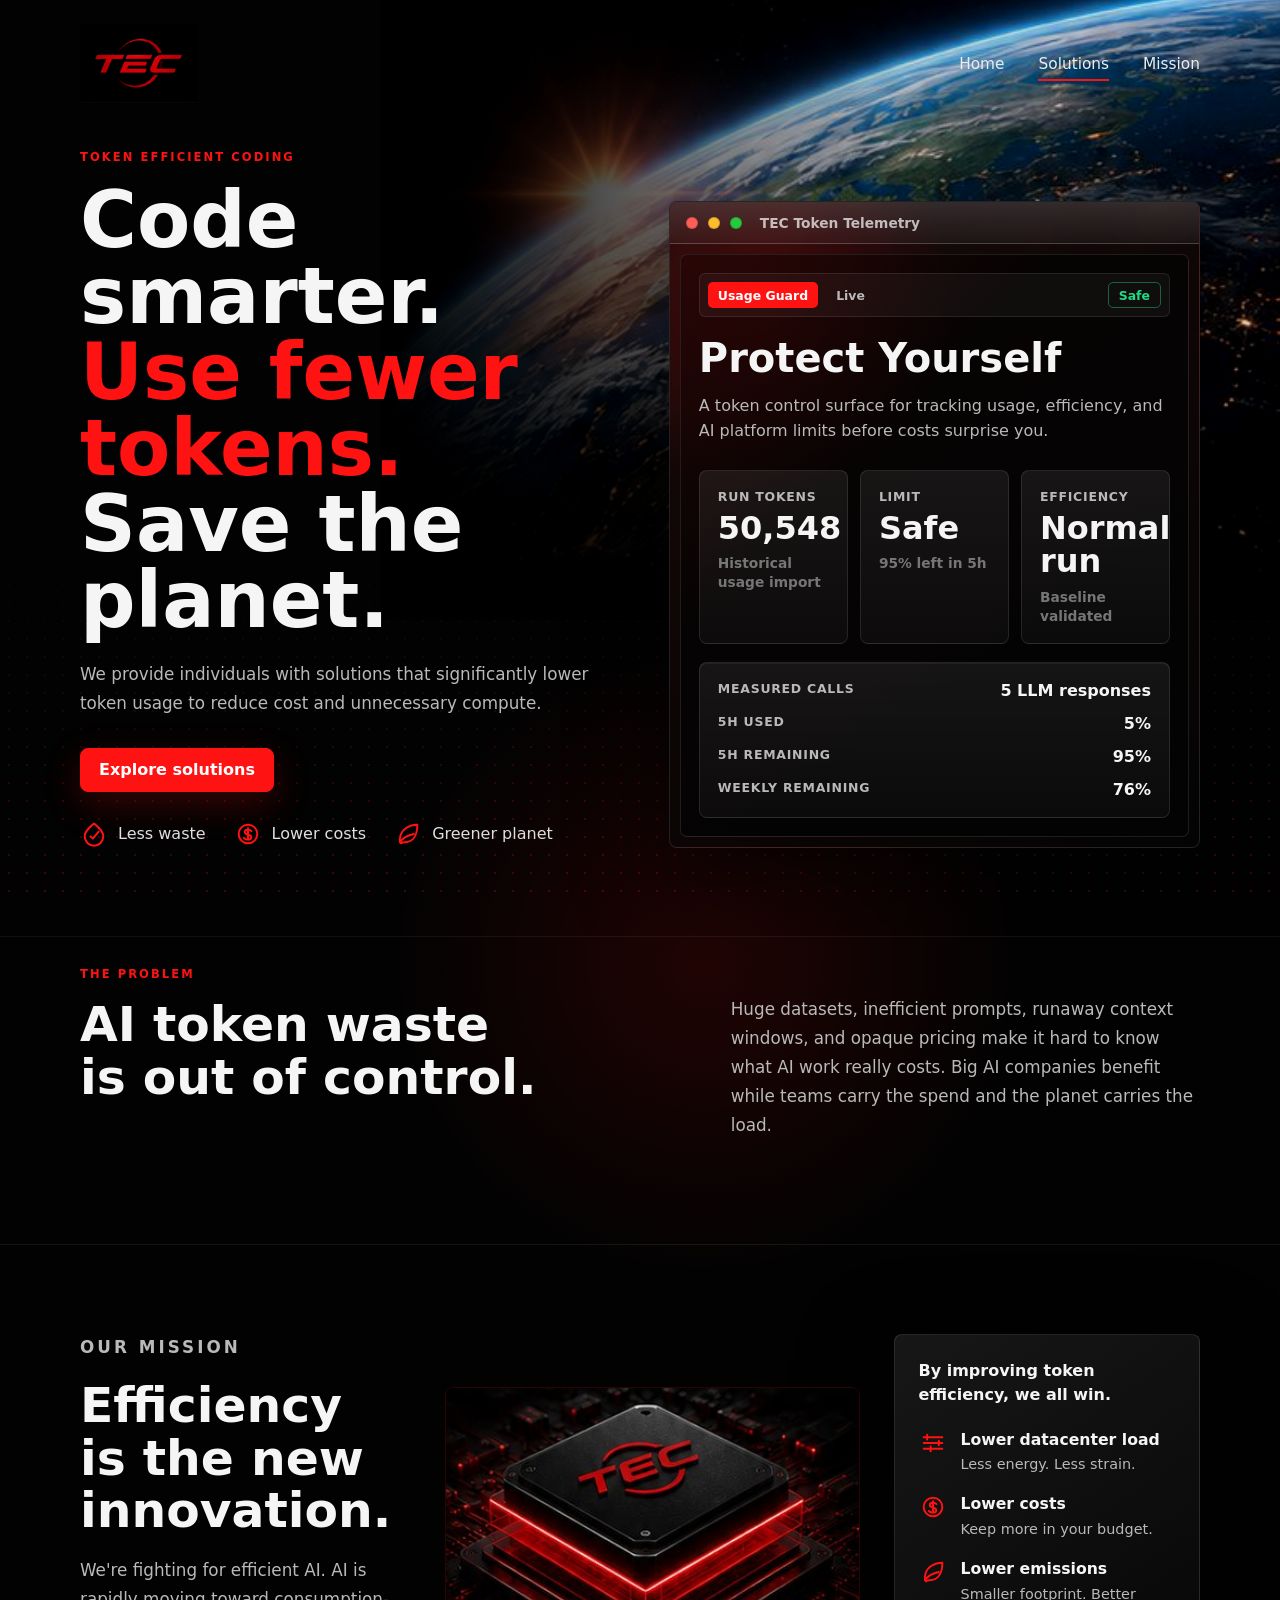
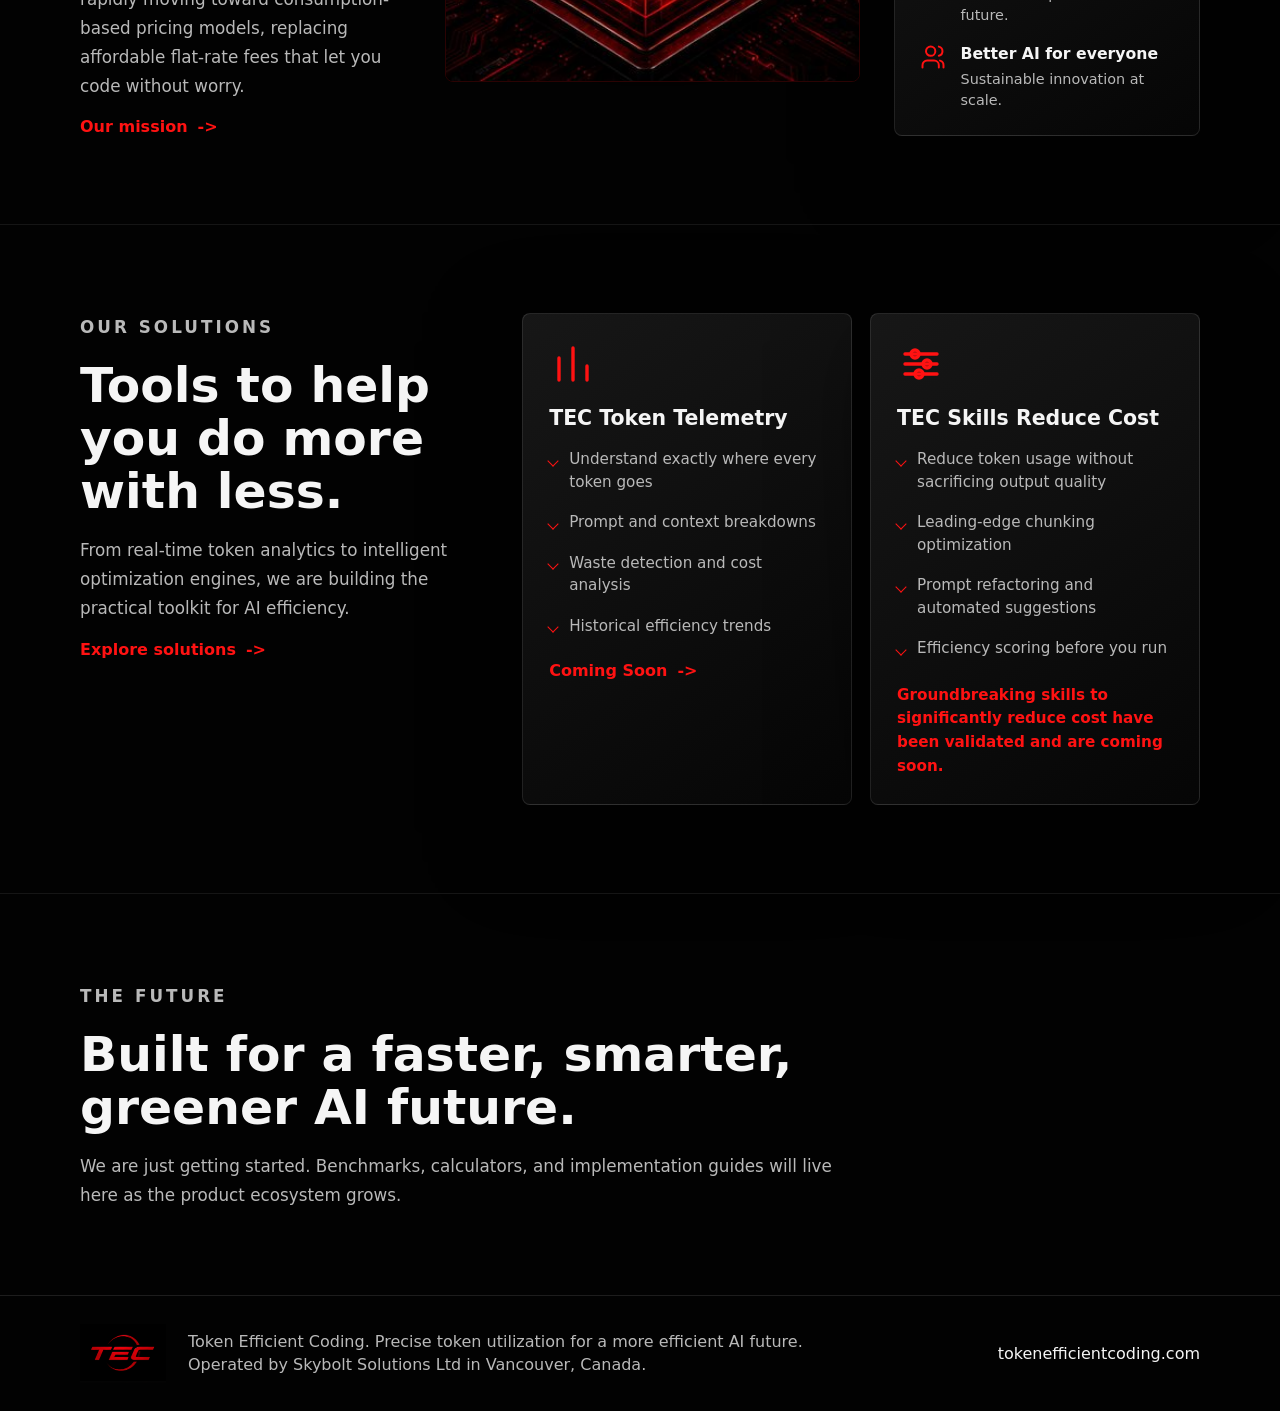
<file: index.html>
<!doctype html>
<html lang="en">
  <head>
    <meta charset="utf-8">
    <meta name="viewport" content="width=device-width, initial-scale=1">
    <meta
      name="description"
      content="Token Efficient Coding helps teams understand token utilization, reduce AI waste, lower costs, and build greener AI systems."
    >
    <title>Token Efficient Coding</title>
    <link rel="icon" href="assets/tec-logo-primary.png">
    <link rel="preload" href="assets/hero-earth.jpg" as="image">
    <link rel="stylesheet" href="styles.css">
  </head>
  <body>
    <header class="site-header" data-header>
      <a class="brand" href="#home" aria-label="Token Efficient Coding home">
        <img src="assets/tec-logo-primary.png" alt="TEC">
      </a>

      <button class="nav-toggle" type="button" aria-label="Open navigation" aria-expanded="false" data-nav-toggle>
        <span></span>
        <span></span>
        <span></span>
      </button>

      <nav class="site-nav" aria-label="Primary navigation" data-nav>
        <a href="#home" class="is-active">Home</a>
        <a href="#solutions">Solutions</a>
        <a href="mission.html">Mission</a>
      </nav>
    </header>

    <main id="home">
      <section class="hero section-pad" aria-labelledby="hero-title">
        <div class="hero-media" aria-hidden="true"></div>
        <div class="shell hero-grid">
          <div class="hero-copy">
            <p class="eyebrow">Token Efficient Coding</p>
            <h1 id="hero-title">
              Code smarter.
              <span>Use fewer tokens.</span>
              Save the planet.
            </h1>
            <p class="lede">
              We provide individuals with solutions that significantly lower token usage to
              reduce cost and unnecessary compute.
            </p>

            <div class="hero-actions" aria-label="Primary actions">
              <a class="button primary" href="#solutions">Explore solutions</a>
            </div>

            <ul class="value-list" aria-label="Core benefits">
              <li>
                <svg viewBox="0 0 24 24" aria-hidden="true"><path d="M4 14a8 8 0 0 0 16 0c0-5-8-11-8-11S4 9 4 14Z"></path><path d="m9 14 2 2 5-6"></path></svg>
                Less waste
              </li>
              <li>
                <svg viewBox="0 0 24 24" aria-hidden="true"><circle cx="12" cy="12" r="8"></circle><path d="M12 7v10M15 9.5c-.7-.8-1.7-1.2-3-1.2-1.7 0-2.8.8-2.8 2 0 3.2 5.6 1.4 5.6 4.4 0 1.2-1 2.1-2.9 2.1-1.4 0-2.6-.5-3.4-1.4"></path></svg>
                Lower costs
              </li>
              <li>
                <svg viewBox="0 0 24 24" aria-hidden="true"><path d="M20 4C12 4 5 9 5 17c0 2 1 3 1 3s1-1 3-1c8 0 11-7 11-15Z"></path><path d="M5 19c3-4 7-6 12-7"></path></svg>
                Greener planet
              </li>
            </ul>
          </div>

          <aside class="telemetry-card" aria-label="TEC token telemetry preview">
            <div class="telemetry-window">
              <span></span>
              <span></span>
              <span></span>
              <strong>TEC Token Telemetry</strong>
            </div>
            <div class="telemetry-body">
              <div class="telemetry-toolbar" aria-label="Telemetry controls">
                <span>Usage Guard</span>
                <span>Live</span>
                <span>Safe</span>
              </div>
              <h2>Protect Yourself</h2>
              <p class="telemetry-lede">
                A token control surface for tracking usage, efficiency, and AI platform limits
                before costs surprise you.
              </p>
              <div class="telemetry-stats">
                <div>
                  <span>Run tokens</span>
                  <strong>50,548</strong>
                  <em>Historical usage import</em>
                </div>
                <div>
                  <span>Limit</span>
                  <strong>Safe</strong>
                  <em>95% left in 5h</em>
                </div>
                <div>
                  <span>Efficiency</span>
                  <strong>Normal run</strong>
                  <em>Baseline validated</em>
                </div>
              </div>
              <div class="telemetry-panel">
                <div><span>Measured calls</span><strong>5 LLM responses</strong></div>
                <div><span>5h used</span><strong>5%</strong></div>
                <div><span>5h remaining</span><strong>95%</strong></div>
                <div><span>Weekly remaining</span><strong>76%</strong></div>
              </div>
            </div>
          </aside>
        </div>
      </section>

      <section class="problem section-pad" aria-labelledby="problem-title">
        <div class="shell split">
          <div>
            <p class="eyebrow">The Problem</p>
            <h2 id="problem-title">AI token waste is out of control.</h2>
          </div>
          <div class="copy-block">
            <p>
              Huge datasets, inefficient prompts, runaway context windows, and opaque pricing
              make it hard to know what AI work really costs. Big AI companies benefit while
              teams carry the spend and the planet carries the load.
            </p>
          </div>
        </div>
      </section>

      <section id="mission" class="mission section-pad" aria-labelledby="mission-title">
        <div class="shell mission-grid">
          <div class="mission-copy">
            <p class="eyebrow">Our Mission</p>
            <h2 id="mission-title">Efficiency is the new innovation.</h2>
            <p>
              We're fighting for efficient AI. AI is rapidly moving toward consumption-based
              pricing models, replacing affordable flat-rate fees that let you code without worry.
            </p>
            <a class="text-link" href="mission.html">Our mission</a>
          </div>

          <div class="chip-visual">
            <img src="assets/tec-chip.jpg" alt="TEC chip glowing red on a circuit board">
          </div>

          <div class="benefit-panel">
            <p>By improving token efficiency, we all win.</p>
            <ul>
              <li>
                <svg viewBox="0 0 24 24" aria-hidden="true"><path d="M4 7h16M4 12h16M4 17h16"></path><path d="M7 5v4M17 10v4M10 15v4"></path></svg>
                <span><strong>Lower datacenter load</strong>Less energy. Less strain.</span>
              </li>
              <li>
                <svg viewBox="0 0 24 24" aria-hidden="true"><circle cx="12" cy="12" r="8"></circle><path d="M12 7v10M15 9.5c-.7-.8-1.7-1.2-3-1.2-1.7 0-2.8.8-2.8 2 0 3.2 5.6 1.4 5.6 4.4 0 1.2-1 2.1-2.9 2.1-1.4 0-2.6-.5-3.4-1.4"></path></svg>
                <span><strong>Lower costs</strong>Keep more in your budget.</span>
              </li>
              <li>
                <svg viewBox="0 0 24 24" aria-hidden="true"><path d="M20 4C12 4 5 9 5 17c0 2 1 3 1 3s1-1 3-1c8 0 11-7 11-15Z"></path><path d="M5 19c3-4 7-6 12-7"></path></svg>
                <span><strong>Lower emissions</strong>Smaller footprint. Better future.</span>
              </li>
              <li>
                <svg viewBox="0 0 24 24" aria-hidden="true"><path d="M17 21v-2a4 4 0 0 0-4-4H7a4 4 0 0 0-4 4v2"></path><circle cx="10" cy="7" r="4"></circle><path d="M21 21v-2a4 4 0 0 0-3-3.9"></path><path d="M17 3.1a4 4 0 0 1 0 7.8"></path></svg>
                <span><strong>Better AI for everyone</strong>Sustainable innovation at scale.</span>
              </li>
            </ul>
          </div>
        </div>
      </section>

      <section id="solutions" class="solutions section-pad" aria-labelledby="solutions-title">
        <div class="shell solutions-grid">
          <div class="section-intro">
            <p class="eyebrow">Our Solutions</p>
            <h2 id="solutions-title">Tools to help you do more with less.</h2>
            <p>
              From real-time token analytics to intelligent optimization engines, we are
              building the practical toolkit for AI efficiency.
            </p>
            <a class="text-link" href="#documentation">Explore solutions</a>
          </div>

          <article class="solution-card">
            <svg class="solution-icon" viewBox="0 0 24 24" aria-hidden="true"><path d="M5 20V9M12 20V4M19 20v-7"></path></svg>
            <h3>TEC Token Telemetry</h3>
            <ul>
              <li>Understand exactly where every token goes</li>
              <li>Prompt and context breakdowns</li>
              <li>Waste detection and cost analysis</li>
              <li>Historical efficiency trends</li>
            </ul>
            <a class="text-link" href="#documentation">Coming Soon</a>
          </article>

          <article class="solution-card">
            <svg class="solution-icon" viewBox="0 0 24 24" aria-hidden="true"><path d="M4 7h16M4 12h16M4 17h16"></path><circle cx="9" cy="7" r="2"></circle><circle cx="15" cy="12" r="2"></circle><circle cx="11" cy="17" r="2"></circle></svg>
            <h3>TEC Skills Reduce Cost</h3>
            <ul>
              <li>Reduce token usage without sacrificing output quality</li>
              <li>Leading-edge chunking optimization</li>
              <li>Prompt refactoring and automated suggestions</li>
              <li>Efficiency scoring before you run</li>
            </ul>
            <p class="coming-soon">Groundbreaking skills to significantly reduce cost have been validated and are coming soon.</p>
          </article>
        </div>
      </section>

      <section id="documentation" class="future section-pad" aria-labelledby="future-title">
        <div class="shell future-grid">
          <div>
            <p class="eyebrow">The Future</p>
            <h2 id="future-title">Built for a faster, smarter, greener AI future.</h2>
            <p>
              We are just getting started. Benchmarks, calculators, and implementation
              guides will live here as the product ecosystem grows.
            </p>
          </div>
        </div>
      </section>
    </main>

    <footer class="site-footer">
      <div class="shell footer-inner">
        <img src="assets/tec-logo-primary.png" alt="TEC">
        <div class="footer-copy">
          <p>Token Efficient Coding. Precise token utilization for a more efficient AI future.</p>
          <p>Operated by Skybolt Solutions Ltd in Vancouver, Canada.</p>
        </div>
        <a href="https://tokenefficientcoding.com">tokenefficientcoding.com</a>
      </div>
    </footer>

    <script src="script.js"></script>
  </body>
</html>
</file>
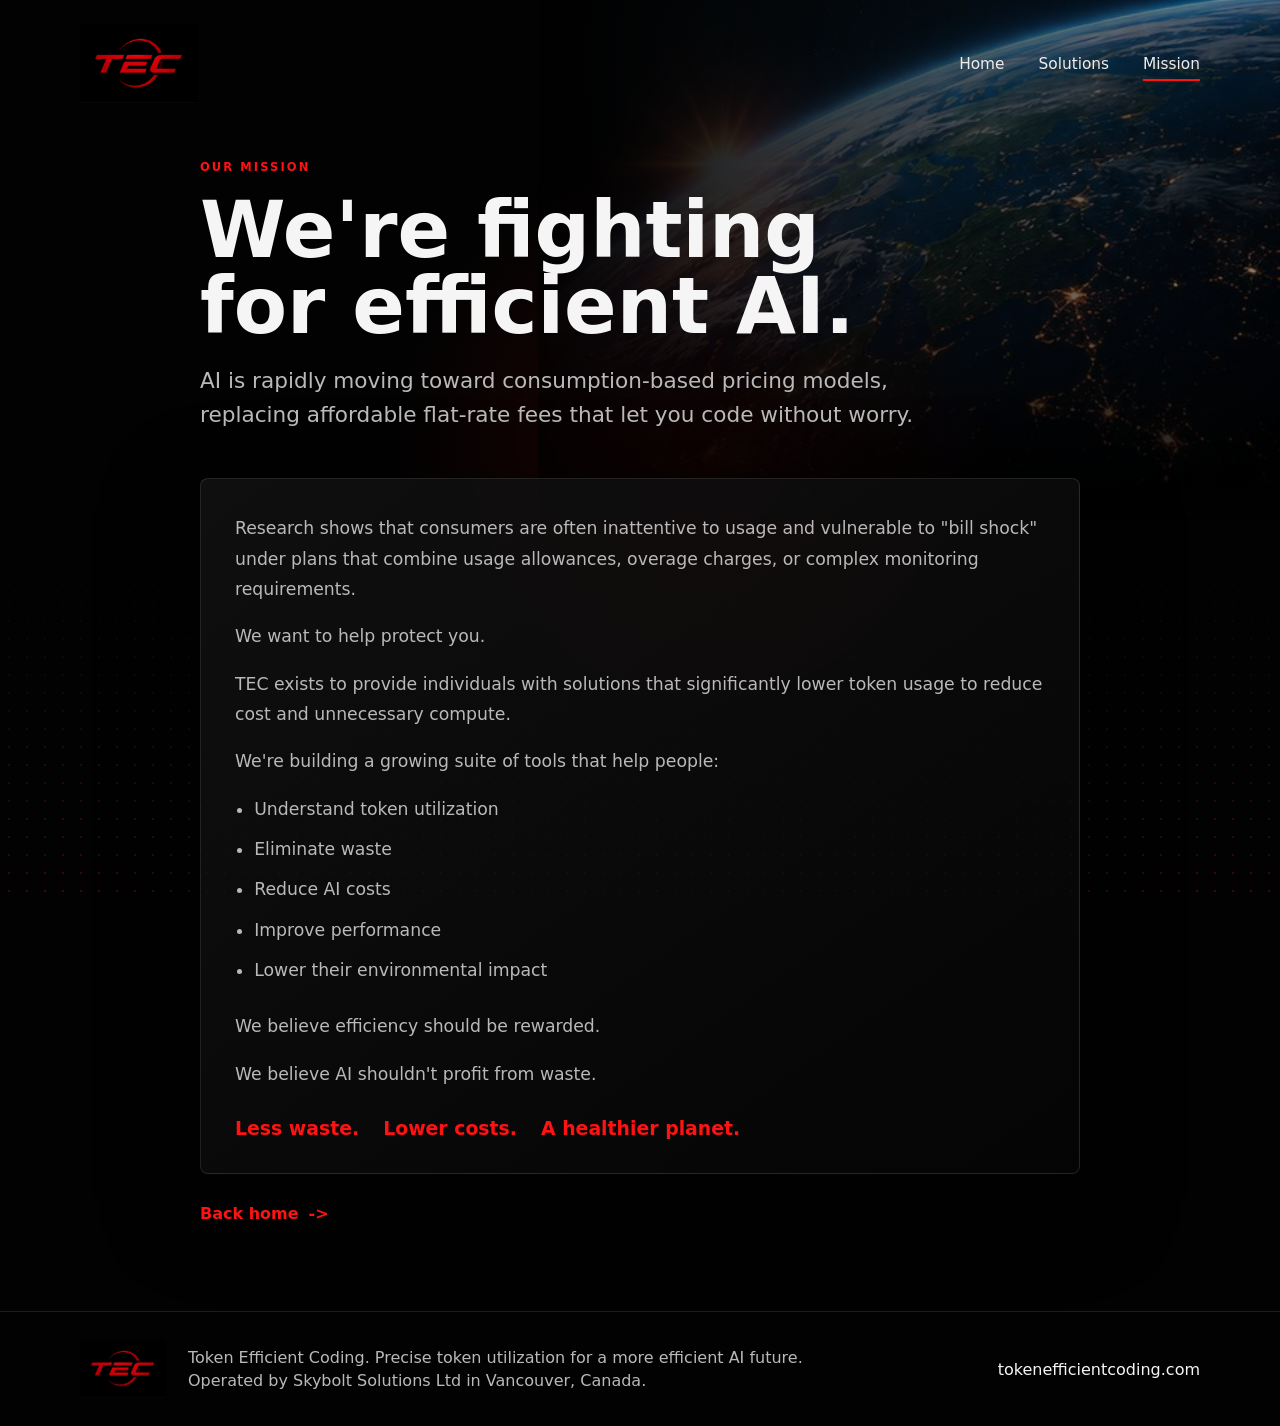
<file: mission.html>
<!doctype html>
<html lang="en">
  <head>
    <meta charset="utf-8">
    <meta name="viewport" content="width=device-width, initial-scale=1">
    <meta
      name="description"
      content="Token Efficient Coding's mission to fight for efficient AI, lower token waste, reduce costs, and protect people from usage-based bill shock."
    >
    <title>Our Mission | Token Efficient Coding</title>
    <link rel="icon" href="assets/tec-logo-primary.png">
    <link rel="stylesheet" href="styles.css">
  </head>
  <body>
    <header class="site-header" data-header>
      <a class="brand" href="index.html#home" aria-label="Token Efficient Coding home">
        <img src="assets/tec-logo-primary.png" alt="TEC">
      </a>

      <button class="nav-toggle" type="button" aria-label="Open navigation" aria-expanded="false" data-nav-toggle>
        <span></span>
        <span></span>
        <span></span>
      </button>

      <nav class="site-nav" aria-label="Primary navigation" data-nav>
        <a href="index.html#home">Home</a>
        <a href="index.html#solutions">Solutions</a>
        <a href="mission.html" class="is-active">Mission</a>
      </nav>
    </header>

    <main>
      <article class="mission-article section-pad">
        <div class="mission-hero-media" aria-hidden="true"></div>
        <div class="shell article-shell">
          <p class="eyebrow">Our Mission</p>
          <h1>We're fighting for efficient AI.</h1>
          <p class="article-lede">
            AI is rapidly moving toward consumption-based pricing models, replacing affordable
            flat-rate fees that let you code without worry.
          </p>

          <div class="article-body">
            <p>
              Research shows that consumers are often inattentive to usage and vulnerable to
              "bill shock" under plans that combine usage allowances, overage charges, or
              complex monitoring requirements.
            </p>

            <p>We want to help protect you.</p>

            <p>
              TEC exists to provide individuals with solutions that significantly lower token
              usage to reduce cost and unnecessary compute.
            </p>

            <p>We're building a growing suite of tools that help people:</p>

            <ul>
              <li>Understand token utilization</li>
              <li>Eliminate waste</li>
              <li>Reduce AI costs</li>
              <li>Improve performance</li>
              <li>Lower their environmental impact</li>
            </ul>

            <p>We believe efficiency should be rewarded.</p>
            <p>We believe AI shouldn't profit from waste.</p>

            <div class="article-close">
              <strong>Less waste.</strong>
              <strong>Lower costs.</strong>
              <strong>A healthier planet.</strong>
            </div>
          </div>

          <a class="text-link" href="index.html#home">Back home</a>
        </div>
      </article>
    </main>

    <footer class="site-footer">
      <div class="shell footer-inner">
        <img src="assets/tec-logo-primary.png" alt="TEC">
        <div class="footer-copy">
          <p>Token Efficient Coding. Precise token utilization for a more efficient AI future.</p>
          <p>Operated by Skybolt Solutions Ltd in Vancouver, Canada.</p>
        </div>
        <a href="https://tokenefficientcoding.com">tokenefficientcoding.com</a>
      </div>
    </footer>

    <script src="script.js"></script>
  </body>
</html>
</file>
<file: styles.css>
:root {
  color-scheme: dark;
  --bg: #020202;
  --bg-soft: #080808;
  --panel: rgba(18, 18, 18, .74);
  --panel-strong: rgba(22, 22, 22, .92);
  --line: rgba(255, 255, 255, .11);
  --line-strong: rgba(255, 255, 255, .18);
  --text: #f5f5f5;
  --muted: #b9b9b9;
  --dim: #767676;
  --red: #ff1212;
  --red-soft: rgba(255, 18, 18, .14);
  --green: #22d985;
  --amber: #ffb454;
  --shell: min(1120px, calc(100% - 48px));
  --radius: 8px;
  --shadow: 0 28px 90px rgba(0, 0, 0, .52);
  font-family: Inter, ui-sans-serif, system-ui, -apple-system, BlinkMacSystemFont, "Segoe UI", sans-serif;
}

* {
  box-sizing: border-box;
}

html {
  scroll-behavior: smooth;
}

body {
  margin: 0;
  min-width: 320px;
  background:
    radial-gradient(circle at 80% 4%, rgba(40, 133, 197, .22), transparent 28rem),
    radial-gradient(circle at 55% 32%, rgba(255, 18, 18, .12), transparent 20rem),
    var(--bg);
  color: var(--text);
}

body::after {
  content: "";
  position: fixed;
  inset: auto 0 0;
  z-index: -1;
  height: 42vh;
  pointer-events: none;
  background-image: radial-gradient(circle, rgba(255, 18, 18, .34) 0 1px, transparent 1.4px);
  background-size: 18px 18px;
  mask-image: linear-gradient(to top, rgba(0, 0, 0, .75), transparent);
}

img,
svg {
  display: block;
}

a {
  color: inherit;
  text-decoration: none;
}

.shell {
  width: var(--shell);
  margin-inline: auto;
}

.section-pad {
  padding: 88px 0;
}

.site-header {
  position: fixed;
  top: 0;
  left: 0;
  right: 0;
  z-index: 10;
  display: flex;
  align-items: center;
  justify-content: space-between;
  width: var(--shell);
  margin: 0 auto;
  padding: 24px 0;
  transition: padding .2s ease, background .2s ease, border-color .2s ease;
}

.site-header.is-scrolled {
  width: min(1120px, calc(100% - 24px));
  margin-top: 10px;
  padding: 10px 14px;
  background: rgba(0, 0, 0, .78);
  border: 1px solid var(--line);
  border-radius: var(--radius);
  backdrop-filter: blur(18px);
}

.brand img {
  width: 118px;
  height: auto;
}

.site-nav {
  display: flex;
  align-items: center;
  gap: 34px;
  color: #ededed;
  font-size: .96rem;
}

.site-nav a {
  position: relative;
  padding: 8px 0;
}

.site-nav a::after {
  content: "";
  position: absolute;
  left: 0;
  right: 0;
  bottom: 0;
  height: 2px;
  background: var(--red);
  transform: scaleX(0);
  transform-origin: left;
  transition: transform .18s ease;
}

.site-nav a:hover::after,
.site-nav a.is-active::after {
  transform: scaleX(1);
}

.nav-toggle {
  display: none;
}

.hero {
  position: relative;
  min-height: 820px;
  padding-top: 150px;
  overflow: hidden;
}

.hero-media {
  position: absolute;
  inset: 0 0 auto auto;
  width: min(72vw, 900px);
  height: 620px;
  background:
    linear-gradient(90deg, #020202 0%, rgba(2, 2, 2, .72) 22%, rgba(2, 2, 2, .16) 58%, rgba(2, 2, 2, .02) 100%),
    linear-gradient(0deg, #020202 0%, rgba(2, 2, 2, 0) 36%),
    url("assets/hero-earth.jpg") center / cover no-repeat;
  filter: saturate(1.04) contrast(1.04);
}

.hero-grid {
  position: relative;
  display: grid;
  grid-template-columns: minmax(0, 1.02fr) minmax(360px, .98fr);
  gap: 36px;
  align-items: end;
}

.hero-copy {
  max-width: 570px;
}

.eyebrow {
  margin: 0 0 18px;
  color: var(--red);
  font-size: .72rem;
  font-weight: 800;
  letter-spacing: .18em;
  text-transform: uppercase;
}

h1,
h2,
h3,
p {
  margin-top: 0;
}

h1 {
  margin-bottom: 22px;
  font-size: clamp(3.4rem, 4.85rem, 4.85rem);
  line-height: .98;
  letter-spacing: 0;
  text-wrap: balance;
}

h1 span {
  display: block;
  color: var(--red);
}

h2 {
  margin-bottom: 18px;
  font-size: clamp(2.2rem, 3.05rem, 3.05rem);
  line-height: 1.08;
  letter-spacing: 0;
  text-wrap: balance;
}

h3 {
  margin-bottom: 18px;
  font-size: 1.28rem;
}

.lede,
.copy-block p,
.mission-copy p,
.section-intro p,
.future p {
  color: var(--muted);
  font-size: 1.05rem;
  line-height: 1.72;
}

.hero-actions {
  display: flex;
  flex-wrap: wrap;
  gap: 12px;
  margin: 30px 0 28px;
}

.button {
  display: inline-flex;
  align-items: center;
  justify-content: center;
  min-height: 44px;
  padding: 0 18px;
  border: 1px solid var(--line-strong);
  border-radius: var(--radius);
  font-weight: 760;
  transition: transform .18s ease, border-color .18s ease, background .18s ease;
}

.button:hover,
.text-link:hover {
  transform: translateY(-1px);
}

.button.primary {
  background: var(--red);
  border-color: var(--red);
  color: #fff;
  box-shadow: 0 12px 36px rgba(255, 18, 18, .22);
}

.button.ghost {
  background: rgba(255, 255, 255, .04);
}

.value-list {
  display: flex;
  flex-wrap: wrap;
  gap: 16px 28px;
  padding: 0;
  margin: 0;
  list-style: none;
  color: #dfdfdf;
}

.value-list li {
  display: flex;
  align-items: center;
  gap: 10px;
}

.value-list svg,
.benefit-panel svg {
  width: 28px;
  height: 28px;
  flex: 0 0 auto;
  stroke: var(--red);
  fill: none;
  stroke-width: 1.7;
  stroke-linecap: round;
  stroke-linejoin: round;
}

.metric-card,
.telemetry-card,
.benefit-panel,
.solution-card {
  border: 1px solid var(--line);
  border-radius: var(--radius);
  background: linear-gradient(145deg, rgba(26, 26, 26, .88), rgba(7, 7, 7, .78));
  box-shadow: var(--shadow);
}

.metric-card {
  align-self: end;
  padding: 22px;
  backdrop-filter: blur(12px);
}

.telemetry-card {
  align-self: end;
  overflow: hidden;
  padding: 0;
  background:
    radial-gradient(circle at 18% 16%, rgba(255, 18, 18, .22), transparent 12rem),
    linear-gradient(145deg, rgba(24, 8, 8, .95), rgba(4, 4, 4, .9));
  backdrop-filter: blur(12px);
}

.telemetry-window {
  display: flex;
  align-items: center;
  gap: 10px;
  min-height: 42px;
  padding: 0 16px;
  border-bottom: 1px solid rgba(255, 255, 255, .12);
  background: linear-gradient(180deg, rgba(255, 255, 255, .14), rgba(255, 255, 255, .045));
  color: rgba(255, 255, 255, .7);
  font-weight: 850;
}

.telemetry-window span {
  width: 12px;
  height: 12px;
  border-radius: 999px;
  box-shadow: inset 0 0 0 1px rgba(0, 0, 0, .18);
}

.telemetry-window span:nth-child(1) {
  background: #ff5f57;
}

.telemetry-window span:nth-child(2) {
  background: #ffbd2e;
}

.telemetry-window span:nth-child(3) {
  background: #28c840;
}

.telemetry-window strong {
  margin-left: 8px;
  font-size: .86rem;
}

.telemetry-body {
  margin: 10px;
  padding: 18px;
  border: 1px solid rgba(255, 255, 255, .1);
  border-radius: 7px;
  background:
    linear-gradient(135deg, rgba(255, 18, 18, .1), transparent 35%),
    rgba(3, 3, 3, .72);
}

.telemetry-toolbar {
  display: flex;
  align-items: center;
  gap: 8px;
  margin-bottom: 20px;
  padding: 8px;
  border: 1px solid rgba(255, 255, 255, .09);
  border-radius: 6px;
  background: rgba(255, 255, 255, .045);
}

.telemetry-toolbar span {
  display: inline-flex;
  min-height: 26px;
  align-items: center;
  border-radius: 5px;
  padding: 0 10px;
  color: var(--muted);
  font-size: .78rem;
  font-weight: 850;
}

.telemetry-toolbar span:first-child {
  background: var(--red);
  color: #fff;
}

.telemetry-toolbar span:last-child {
  margin-left: auto;
  border: 1px solid rgba(34, 217, 133, .42);
  color: var(--green);
}

.telemetry-card h2 {
  margin-bottom: 12px;
  font-size: clamp(2rem, 2.5rem, 2.5rem);
}

.telemetry-lede {
  max-width: 560px;
  color: var(--muted);
  line-height: 1.6;
}

.telemetry-stats {
  display: grid;
  grid-template-columns: repeat(3, 1fr);
  gap: 12px;
  margin: 26px 0 18px;
}

.telemetry-stats div,
.telemetry-panel {
  border: 1px solid rgba(255, 255, 255, .1);
  border-radius: var(--radius);
  background: linear-gradient(180deg, rgba(255, 255, 255, .075), rgba(255, 255, 255, .035));
}

.telemetry-stats div {
  min-width: 0;
  padding: 18px;
}

.telemetry-stats span,
.telemetry-panel span {
  display: block;
  color: var(--muted);
  font-size: .78rem;
  font-weight: 850;
  letter-spacing: .06em;
  text-transform: uppercase;
}

.telemetry-stats strong {
  display: block;
  margin: 8px 0;
  font-size: clamp(1.35rem, 2rem, 2rem);
  line-height: 1.05;
}

.telemetry-stats em {
  color: var(--dim);
  font-size: .86rem;
  font-style: normal;
  font-weight: 750;
}

.telemetry-panel {
  display: grid;
  gap: 14px;
  padding: 18px;
  box-shadow: inset 0 1px 0 rgba(255, 255, 255, .05);
}

.telemetry-panel div {
  display: flex;
  justify-content: space-between;
  gap: 18px;
}

.telemetry-panel strong {
  color: var(--text);
}

.card-heading,
.metric-row {
  display: flex;
  align-items: baseline;
  justify-content: space-between;
  gap: 18px;
}

.card-heading h2 {
  margin-bottom: 16px;
  font-size: 1.05rem;
}

.card-heading span,
.metric-row p,
.metric-grid span,
.metric-grid em {
  color: var(--muted);
  font-size: .77rem;
  font-style: normal;
}

.metric-row strong {
  font-size: 2rem;
  line-height: 1;
}

.delta,
.metric-grid em {
  color: var(--red);
  font-weight: 800;
}

.chart {
  height: 180px;
  margin: 18px 0;
  padding: 10px 0 0;
  border-bottom: 1px solid var(--line);
  background-image: linear-gradient(rgba(255, 255, 255, .06) 1px, transparent 1px);
  background-size: 100% 40px;
}

.chart svg {
  width: 100%;
  height: 100%;
}

.chart .area {
  fill: url("#chart-fill");
}

.chart .line {
  fill: none;
  stroke: var(--red);
  stroke-width: 4;
  stroke-linecap: round;
  stroke-linejoin: round;
}

.metric-grid {
  display: grid;
  grid-template-columns: repeat(3, 1fr);
  gap: 10px;
}

.metric-grid div {
  min-width: 0;
  padding: 14px;
  border-radius: 6px;
  background: rgba(255, 255, 255, .04);
}

.metric-grid strong {
  display: block;
  margin: 7px 0 3px;
  font-size: 1.22rem;
}

.metric-grid div:first-child em {
  color: var(--green);
}

.problem {
  padding-top: 30px;
  border-top: 1px solid rgba(255, 255, 255, .06);
}

.split {
  display: grid;
  grid-template-columns: minmax(0, .9fr) minmax(300px, .74fr);
  gap: 80px;
  align-items: start;
}

.copy-block {
  padding-top: 28px;
}

.text-link {
  display: inline-flex;
  align-items: center;
  gap: 10px;
  color: var(--red);
  font-weight: 800;
  transition: transform .18s ease;
}

.text-link::after {
  content: "->";
  font-weight: 900;
}

.mission,
.solutions,
.future {
  border-top: 1px solid rgba(255, 255, 255, .08);
}

.mission-grid {
  display: grid;
  grid-template-columns: minmax(250px, .8fr) minmax(280px, 1fr) minmax(260px, .74fr);
  gap: 34px;
  align-items: center;
}

.chip-visual {
  position: relative;
  min-height: 310px;
  display: grid;
  place-items: center;
}

.chip-visual::before {
  content: "";
  position: absolute;
  inset: 9% 0;
  background: radial-gradient(circle, rgba(255, 18, 18, .34), transparent 62%);
  filter: blur(14px);
}

.chip-visual img {
  position: relative;
  width: 100%;
  max-width: 450px;
  border-radius: var(--radius);
  border: 1px solid rgba(255, 18, 18, .16);
}

.benefit-panel {
  padding: 24px;
}

.benefit-panel p {
  margin-bottom: 22px;
  font-weight: 800;
  line-height: 1.5;
}

.benefit-panel ul,
.solution-card ul {
  display: grid;
  gap: 18px;
  padding: 0;
  margin: 0;
  list-style: none;
}

.benefit-panel li {
  display: flex;
  gap: 14px;
}

.benefit-panel strong,
.benefit-panel span span {
  display: block;
}

.benefit-panel span {
  color: var(--muted);
  font-size: .9rem;
  line-height: 1.45;
}

.benefit-panel strong {
  margin-bottom: 3px;
  color: var(--text);
  font-size: .98rem;
}

.solutions-grid {
  display: grid;
  grid-template-columns: minmax(250px, .9fr) repeat(2, minmax(260px, .7fr));
  gap: 18px;
  align-items: stretch;
}

.section-intro {
  padding-right: 26px;
}

.solution-card {
  padding: 26px;
}

.solution-icon {
  width: 48px;
  height: 48px;
  margin-bottom: 18px;
  stroke: var(--red);
  fill: none;
  stroke-width: 1.7;
  stroke-linecap: round;
  stroke-linejoin: round;
}

.solution-card ul {
  margin-bottom: 24px;
  color: var(--muted);
  font-size: .95rem;
  line-height: 1.48;
}

.solution-card li {
  position: relative;
  padding-left: 20px;
}

.solution-card li::before {
  content: "";
  position: absolute;
  left: 0;
  top: .55em;
  width: 7px;
  height: 7px;
  border-right: 1.5px solid var(--red);
  border-bottom: 1.5px solid var(--red);
  transform: rotate(45deg);
}

.coming-soon {
  margin: 0;
  color: var(--red);
  font-size: .95rem;
  font-weight: 800;
  line-height: 1.55;
}

.future {
  position: relative;
  overflow: hidden;
  padding-bottom: 68px;
}

.future-grid {
  display: grid;
  grid-template-columns: minmax(280px, 760px);
  gap: 24px;
  align-items: end;
}

.future-stat {
  min-height: 112px;
  display: grid;
  align-content: center;
  justify-items: center;
  gap: 6px;
  padding: 18px 10px;
  border-left: 1px solid var(--line);
  text-align: center;
}

.future-stat strong {
  color: var(--text);
  font-size: 1.05rem;
}

.future-stat span {
  color: var(--muted);
}

.site-footer {
  border-top: 1px solid var(--line);
  padding: 28px 0;
  color: var(--muted);
}

.footer-inner {
  display: flex;
  align-items: center;
  gap: 22px;
}

.footer-inner img {
  width: 86px;
}

.footer-copy {
  display: grid;
  gap: 4px;
}

.footer-copy p {
  margin: 0;
}

.footer-inner a {
  margin-left: auto;
  color: var(--text);
}

.mission-article {
  position: relative;
  min-height: 100vh;
  padding-top: 160px;
  overflow: hidden;
}

.mission-hero-media {
  position: absolute;
  inset: 0 0 auto auto;
  width: min(58vw, 760px);
  height: 520px;
  background:
    linear-gradient(90deg, #020202 0%, rgba(2, 2, 2, .58) 44%, rgba(2, 2, 2, .06) 100%),
    linear-gradient(0deg, #020202 0%, rgba(2, 2, 2, 0) 42%),
    url("assets/hero-earth.jpg") center / cover no-repeat;
  opacity: .6;
}

.article-shell {
  position: relative;
  max-width: 880px;
}

.article-shell h1 {
  max-width: 760px;
  margin-bottom: 20px;
}

.article-lede {
  max-width: 760px;
  color: var(--muted);
  font-size: 1.35rem;
  line-height: 1.58;
}

.article-body {
  margin: 46px 0 30px;
  padding: 34px;
  border: 1px solid var(--line);
  border-radius: var(--radius);
  background: linear-gradient(145deg, rgba(18, 18, 18, .84), rgba(6, 6, 6, .72));
  box-shadow: var(--shadow);
}

.article-body p,
.article-body li {
  color: var(--muted);
  font-size: 1.08rem;
  line-height: 1.75;
}

.article-body ul {
  display: grid;
  gap: 10px;
  margin: 0 0 26px;
  padding-left: 1.2rem;
}

.article-close {
  display: flex;
  flex-wrap: wrap;
  gap: 12px 24px;
  margin-top: 28px;
  color: var(--red);
  font-size: 1.18rem;
}

@media (max-width: 920px) {
  :root {
    --shell: min(100% - 32px, 760px);
  }

  .section-pad {
    padding: 68px 0;
  }

  .site-header {
    padding: 18px 0;
  }

  .nav-toggle {
    display: inline-flex;
    flex-direction: column;
    align-items: center;
    justify-content: center;
    gap: 4px;
    width: 44px;
    height: 44px;
    border: 1px solid var(--line);
    border-radius: var(--radius);
    background: rgba(255, 255, 255, .04);
    color: #fff;
  }

  .nav-toggle span {
    width: 18px;
    height: 2px;
    background: currentColor;
    transition: opacity .18s ease, transform .18s ease;
  }

  .nav-toggle[aria-expanded="true"] span:first-child {
    transform: translateY(6px) rotate(45deg);
  }

  .nav-toggle[aria-expanded="true"] span:nth-child(2) {
    opacity: 0;
  }

  .nav-toggle[aria-expanded="true"] span:last-child {
    transform: translateY(-6px) rotate(-45deg);
  }

  .site-nav {
    position: absolute;
    top: calc(100% + 8px);
    right: 0;
    display: none;
    width: min(280px, calc(100vw - 32px));
    padding: 14px;
    border: 1px solid var(--line);
    border-radius: var(--radius);
    background: rgba(0, 0, 0, .92);
    backdrop-filter: blur(18px);
  }

  .site-nav.is-open {
    display: grid;
    gap: 8px;
  }

  .site-nav a {
    padding: 10px 6px;
  }

  .hero {
    min-height: 0;
    padding-top: 128px;
  }

  .hero-media {
    width: 100%;
    height: 520px;
    opacity: .78;
    background:
      linear-gradient(90deg, #020202 0%, rgba(2, 2, 2, .66) 45%, rgba(2, 2, 2, .12) 100%),
      linear-gradient(0deg, #020202 0%, rgba(2, 2, 2, 0) 42%),
      url("assets/hero-earth.jpg") center top / cover no-repeat;
  }

  .hero-grid,
  .split,
  .mission-grid,
  .solutions-grid,
  .future-grid {
    grid-template-columns: 1fr;
  }

  .hero-copy {
    max-width: 680px;
  }

  h1 {
    font-size: 3.4rem;
  }

  .metric-card,
  .telemetry-card {
    margin-top: 32px;
  }

  .telemetry-stats {
    grid-template-columns: 1fr;
  }

  .copy-block {
    padding-top: 0;
  }

  .mission-grid,
  .solutions-grid {
    gap: 22px;
  }

  .section-intro {
    padding-right: 0;
  }

  .future-stat {
    min-height: 92px;
    border-left: 0;
    border-top: 1px solid var(--line);
  }

  .mission-article {
    padding-top: 128px;
  }

  .mission-hero-media {
    width: 100%;
    height: 420px;
    opacity: .48;
  }

  .footer-inner {
    flex-wrap: wrap;
  }

  .footer-inner a {
    width: 100%;
    margin-left: 0;
  }
}

@media (max-width: 560px) {
  :root {
    --shell: min(100% - 24px, 520px);
  }

  .brand img {
    width: 92px;
  }

  h1 {
    font-size: 2.78rem;
  }

  h2 {
    font-size: 2rem;
  }

  .lede,
  .copy-block p,
  .mission-copy p,
  .section-intro p,
  .future p {
    font-size: 1rem;
  }

  .hero-actions,
  .value-list {
    display: grid;
  }

  .button {
    width: 100%;
  }

  .metric-card,
  .telemetry-card,
  .benefit-panel,
  .solution-card {
    padding: 18px;
  }

  .telemetry-card h2 {
    font-size: 2rem;
  }

  .telemetry-panel div {
    display: grid;
    gap: 4px;
  }

  .metric-row {
    display: grid;
    gap: 8px;
  }

  .metric-grid {
    grid-template-columns: 1fr;
  }

  .chart {
    height: 150px;
  }

  .chip-visual {
    min-height: 230px;
  }

  .article-body {
    padding: 22px;
  }

  .article-lede {
    font-size: 1.1rem;
  }
}

@media (prefers-reduced-motion: reduce) {
  *,
  *::before,
  *::after {
    scroll-behavior: auto !important;
    transition: none !important;
  }
}
</file>
